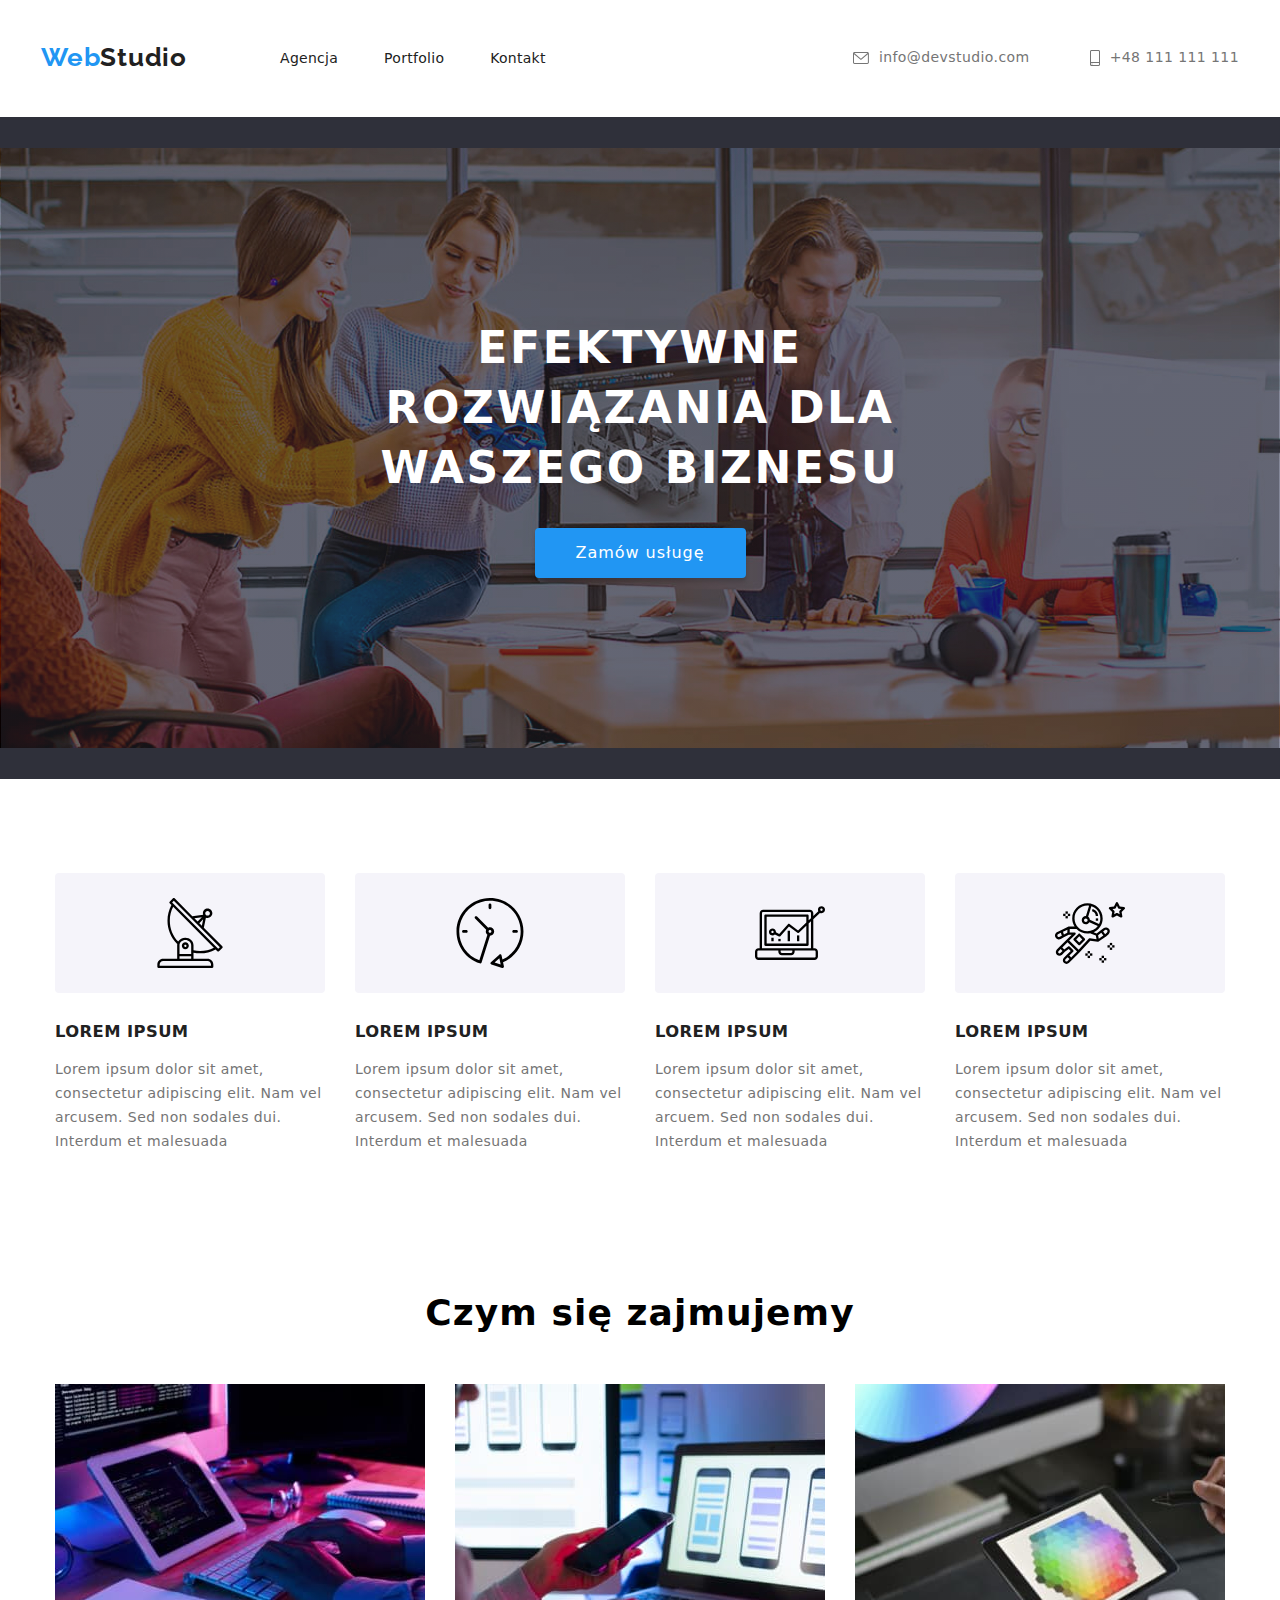
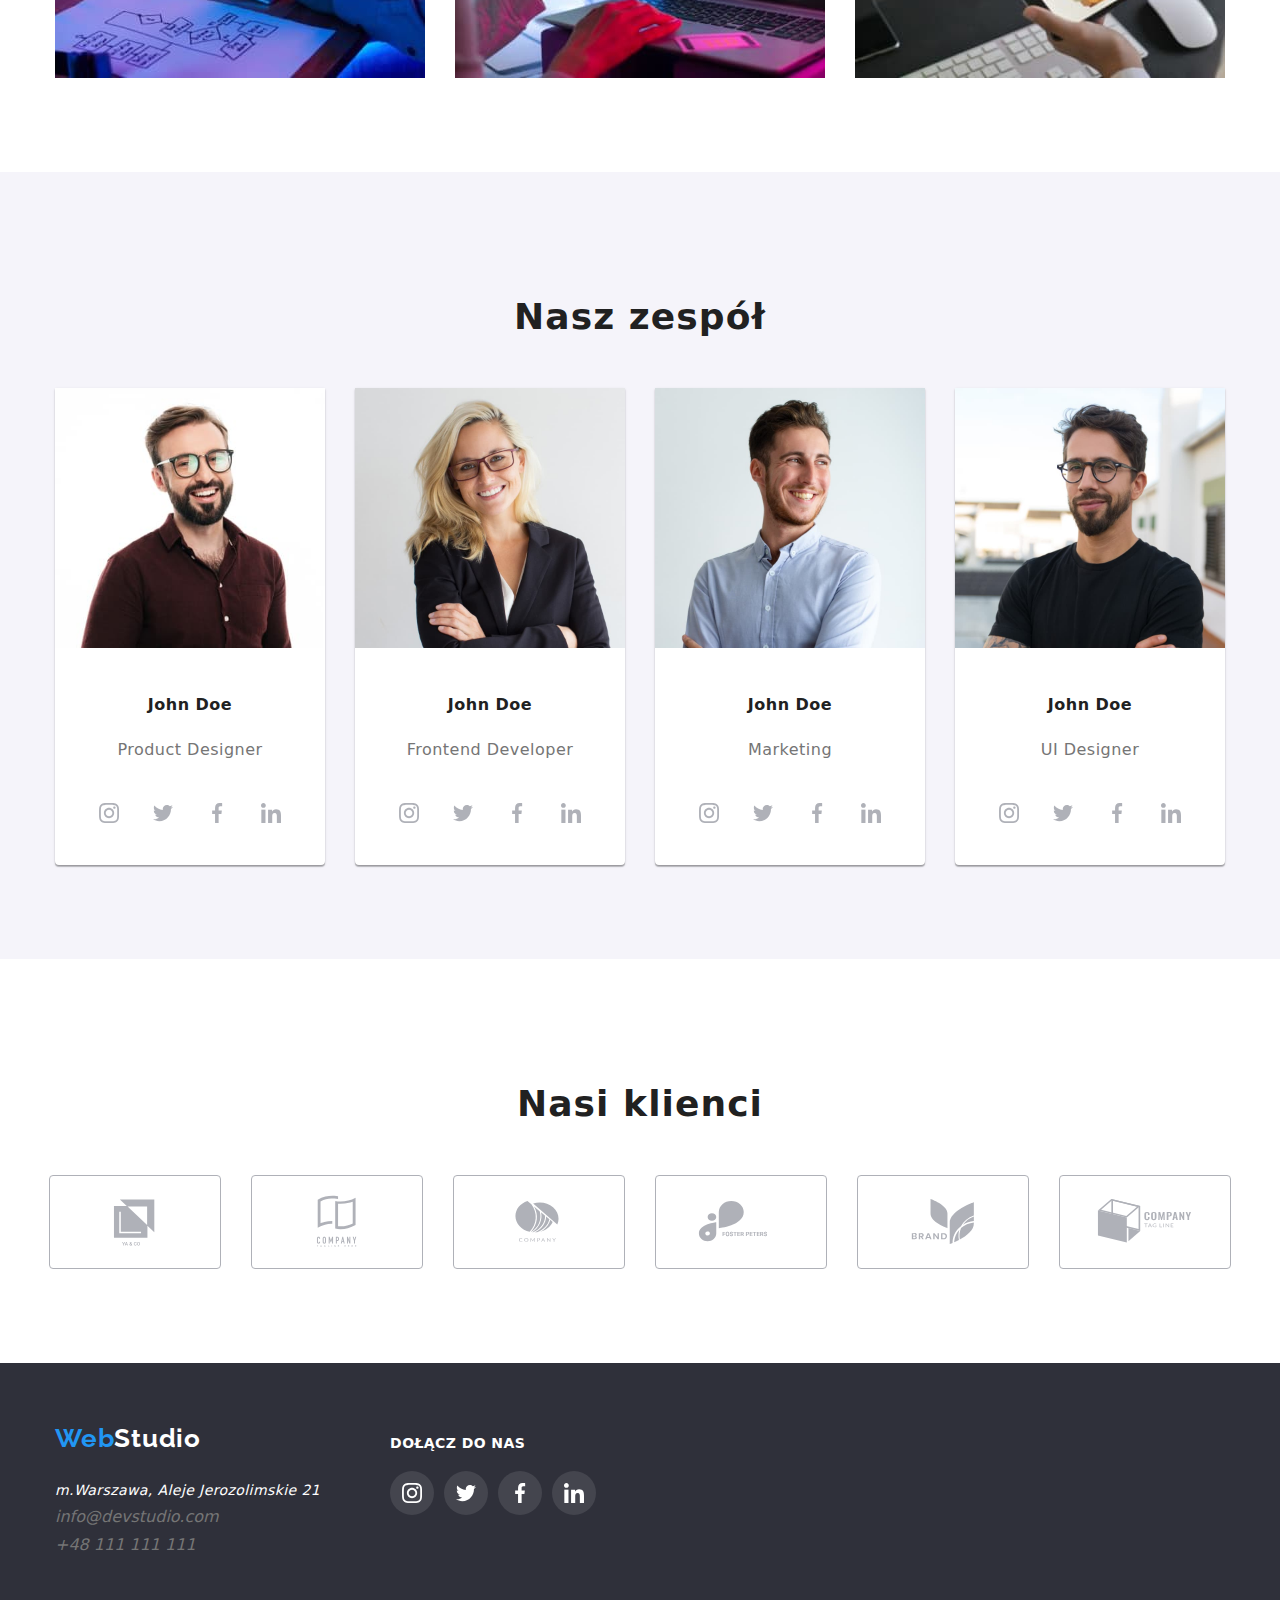
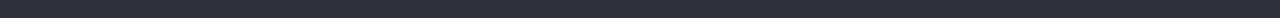
<file: index.html>
<!DOCTYPE html>
<html lang="PL">
  <head>
    <meta charset="UTF-8" />
    <meta http-equiv="X-UA-Compatible" content="IE=edge" />
    <meta name="viewport" content="width=device-width, initial-scale=1.0" />
    <title>Projekt Katsiaryna Klunduk</title>
    <link rel="preconnect" href="https://fonts.googleapis.com" />
    <link rel="preconnect" href="https://fonts.gstatic.com" crossorigin />
    <link
      href="https://fonts.googleapis.com/css2?family=Raleway:wght@700&family=Roboto:wght@400;500;700;900&display=swap"
      rel="stylesheet"
    />
    <link rel="stylesheet" href="CSS/style.css" />
    <link
      rel="stylesheet"
      href="https://cdnjs.cloudflare.com/ajax/libs/modern-normalize/1.1.0/modern-normalize.min.css"
      integrity="sha512-wpPYUAdjBVSE4KJnH1VR1HeZfpl1ub8YT/NKx4PuQ5NmX2tKuGu6U/JRp5y+Y8XG2tV+wKQpNHVUX03MfMFn9Q=="
      crossorigin="anonymous"
      referrerpolicy="no-referrer"
    />
    <link rel="stylesheet" href="CSS/modern-normalize.min.css" />
  </head>
  <body>
    <header>
      <div class="container menu">
        <div class="menu-first">
          <h2>
            <a class="logo" href="index.html"
              ><span class="logo-web">Web</span>Studio</a
            >
          </h2>
          <nav>
            <ul class="menu-list">
              <li><a class="link" href="index.html">Agencja</a></li>
              <li><a class="link" href="portfolio.html">Portfolio</a></li>
              <li><a class="link" href="#">Kontakt</a></li>
            </ul>
          </nav>
        </div>
        <div>
          <ul class="list menu-adress">
            <li class="adress">
              <a class="adress-mail" href="mailto:info@devstudio.com"
                ><svg class="adress-icon" width="16" height="12">
                  <use href="./images/icons.svg#icon-envelope"></use>
                </svg>
                info@devstudio.com</a
              >
            </li>
            <li class="adress">
              <a class="adress-number" href="tel:+48111111111"
                ><svg class="adress-icon" width="10" height="16">
                  <use href="./images/icons.svg#icon-smartphone"></use>
                </svg>
                +48 111 111 111</a
              >
            </li>
          </ul>
        </div>
      </div>
    </header>
    <main>
      <section class="title">
        <div class="container">
          <h1 class="title-text">Efektywne rozwiązania dla waszego biznesu</h1>
          <button type="button" class="title-button">Zamów usługę</button>
        </div>
      </section>
      <section>
        <div class="container">
          <ul class="list advantages">
            <li>
              <div class="advantages-icon">
                <svg width="70" height="70">
                  <use href="./images/icons.svg#icon-antenna-1"></use>
                </svg>
              </div>
              <h3 class="advantages-title">LOREM IPSUM</h3>
              <p class="advantages-text">
                Lorem ipsum dolor sit amet, consectetur adipiscing elit. Nam vel
                arcusem. Sed non sodales dui. Interdum et malesuada
              </p>
            </li>
            <li>
              <div class="advantages-icon">
                <svg width="70" height="70">
                  <use href="./images/icons.svg#icon-clock-1"></use>
                </svg>
              </div>
              <h3 class="advantages-title">LOREM IPSUM</h3>
              <p class="advantages-text">
                Lorem ipsum dolor sit amet, consectetur adipiscing elit. Nam vel
                arcusem. Sed non sodales dui. Interdum et malesuada
              </p>
            </li>
            <li>
              <div class="advantages-icon">
                <svg width="70" height="70">
                  <use href="./images/icons.svg#icon-diagram-1"></use>
                </svg>
              </div>
              <h3 class="advantages-title">LOREM IPSUM</h3>
              <p class="advantages-text">
                Lorem ipsum dolor sit amet, consectetur adipiscing elit. Nam vel
                arcuem. Sed non sodales dui. Interdum et malesuada
              </p>
            </li>
            <li>
              <div class="advantages-icon">
                <svg width="70" height="70">
                  <use href="./images/icons.svg#icon-astronaut-1"></use>
                </svg>
              </div>
              <h3 class="advantages-title">LOREM IPSUM</h3>
              <p class="advantages-text">
                Lorem ipsum dolor sit amet, consectetur adipiscing elit. Nam vel
                arcusem. Sed non sodales dui. Interdum et malesuada
              </p>
            </li>
          </ul>
        </div>
      </section>
      <section class="direction">
        <div class="container">
          <h2 class="direction-title">Czym się zajmujemy</h2>
          <ul class="list">
            <li class="direction-images">
              <img
                src="images/img.1.jpg"
                alt="komputer"
                width="370"
                height="294"
              />
            </li>
            <li class="direction-images">
              <img
                src="images/img.2.jpg"
                alt="telefon"
                width="370"
                height="294"
              />
            </li>
            <li class="direction-images">
              <img
                src="images/img.3.jpg"
                alt="tablet"
                width="370"
                height="294"
              />
            </li>
          </ul>
        </div>
      </section>
      <div>
        <section class="team">
          <div class="container">
            <h2 class="team-title">Nasz zespół</h2>
            <ul class="list">
              <li class="team-profile">
                <img
                  class="team-image"
                  src="images/img1.1.jpg"
                  alt="John Doe"
                  width="270"
                  height="260"
                />
                <h2 class="team-name">John Doe</h2>
                <p class="team-job">Product Designer</p>
                <div class="team-social-media">
                  <a class="team-social-media-link" href="#"
                    ><svg class="social-media-icon" width="44" height="44">
                      <use
                        href="./images/icons.svg#icon-instagram-2"
                        width="20"
                        height="20"
                        x="12"
                        y="12"
                      ></use>
                    </svg>
                  </a>
                  <a class="team-social-media-link" href="#"
                    ><svg class="social-media-icon" width="44" height="44">
                      <use
                        href="./images/icons.svg#icon-twitter-1"
                        width="20"
                        height="20"
                        x="12"
                        y="12"
                      ></use>
                    </svg>
                  </a>
                  <a class="team-social-media-link" href="#"
                    ><svg class="social-media-icon" width="44" height="44">
                      <use
                        href="./images/icons.svg#icon-facebook-1"
                        width="20"
                        height="20"
                        x="12"
                        y="12"
                      ></use>
                    </svg>
                  </a>
                  <a class="team-social-media-link" href="#"
                    ><svg class="social-media-icon" width="44" height="44">
                      <use
                        href="./images/icons.svg#icon-linkedin-1"
                        width="20"
                        height="20"
                        x="12"
                        y="12"
                      ></use>
                    </svg>
                  </a>
                </div>
              </li>
              <li class="team-profile">
                <img
                  class="team-image"
                  src="images/img1.2.jpg"
                  alt="John Doe"
                  width="270"
                  height="260"
                />
                <h2 class="team-name">John Doe</h2>
                <p class="team-job">Frontend Developer</p>
                <div class="team-social-media">
                  <a class="team-social-media-link" href="#"
                    ><svg class="social-media-icon" width="44" height="44">
                      <use
                        href="./images/icons.svg#icon-instagram-2"
                        width="20"
                        height="20"
                        x="12"
                        y="12"
                      ></use>
                    </svg>
                  </a>
                  <a class="team-social-media-link" href="#"
                    ><svg class="social-media-icon" width="44" height="44">
                      <use
                        href="./images/icons.svg#icon-twitter-1"
                        width="20"
                        height="20"
                        x="12"
                        y="12"
                      ></use>
                    </svg>
                  </a>
                  <a class="team-social-media-link" href="#"
                    ><svg class="social-media-icon" width="44" height="44">
                      <use
                        href="./images/icons.svg#icon-facebook-1"
                        width="20"
                        height="20"
                        x="12"
                        y="12"
                      ></use>
                    </svg>
                  </a>
                  <a class="team-social-media-link" href="#"
                    ><svg class="social-media-icon" width="44" height="44">
                      <use
                        href="./images/icons.svg#icon-linkedin-1"
                        width="20"
                        height="20"
                        x="12"
                        y="12"
                      ></use>
                    </svg>
                  </a>
                </div>
              </li>
              <li class="team-profile">
                <img
                  class="team-image"
                  src="images/img1.3.jpg"
                  alt="John Doe"
                  width="270"
                  height="260"
                />
                <h2 class="team-name">John Doe</h2>
                <p class="team-job">Marketing</p>
                <div class="team-social-media">
                  <a class="team-social-media-link" href="#"
                    ><svg class="social-media-icon" width="44" height="44">
                      <use
                        href="./images/icons.svg#icon-instagram-2"
                        width="20"
                        height="20"
                        x="12"
                        y="12"
                      ></use>
                    </svg>
                  </a>
                  <a class="team-social-media-link" href="#"
                    ><svg class="social-media-icon" width="44" height="44">
                      <use
                        href="./images/icons.svg#icon-twitter-1"
                        width="20"
                        height="20"
                        x="12"
                        y="12"
                      ></use>
                    </svg>
                  </a>
                  <a class="team-social-media-link" href="#"
                    ><svg class="social-media-icon" width="44" height="44">
                      <use
                        href="./images/icons.svg#icon-facebook-1"
                        width="20"
                        height="20"
                        x="12"
                        y="12"
                      ></use>
                    </svg>
                  </a>
                  <a class="team-social-media-link" href="#"
                    ><svg class="social-media-icon" width="44" height="44">
                      <use
                        href="./images/icons.svg#icon-linkedin-1"
                        width="20"
                        height="20"
                        x="12"
                        y="12"
                      ></use>
                    </svg>
                  </a>
                </div>
              </li>
              <li class="team-profile">
                <img
                  class="team-image"
                  src="images/img1.4.jpg"
                  alt="John Doe"
                  width="270"
                  height="260"
                />
                <h2 class="team-name">John Doe</h2>
                <p class="team-job">UI Designer</p>
                <div class="team-social-media">
                  <a class="team-social-media-link" href="#"
                    ><svg class="social-media-icon" width="44" height="44">
                      <use
                        href="./images/icons.svg#icon-instagram-2"
                        width="20"
                        height="20"
                        x="12"
                        y="12"
                      ></use>
                    </svg>
                  </a>
                  <a class="team-social-media-link" href="#"
                    ><svg class="social-media-icon" width="44" height="44">
                      <use
                        href="./images/icons.svg#icon-twitter-1"
                        width="20"
                        height="20"
                        x="12"
                        y="12"
                      ></use>
                    </svg>
                  </a>
                  <a class="team-social-media-link" href="#"
                    ><svg class="social-media-icon" width="44" height="44">
                      <use
                        href="./images/icons.svg#icon-facebook-1"
                        width="20"
                        height="20"
                        x="12"
                        y="12"
                      ></use>
                    </svg>
                  </a>
                  <a class="team-social-media-link" href="#"
                    ><svg class="social-media-icon" width="44" height="44">
                      <use
                        href="./images/icons.svg#icon-linkedin-1"
                        width="20"
                        height="20"
                        x="12"
                        y="12"
                      ></use>
                    </svg>
                  </a>
                </div>
              </li>
            </ul>
          </div>
        </section>
      </div>
        <section class="customer-section container">
            <h2 class="customer-title">Nasi klienci</h2>
            <ul class="customer-list">
              <li class="customer-logo">
                <svg class="customer-logo-icon" width="106" height="60.04">
                  <use href="./images/icons.svg#icon-logo1"></use>
                </svg>
              </li>
              <li class="customer-logo">
                <svg class="customer-logo-icon" width="106" height="60.04">
                    <use href="./images/icons.svg#icon-logo2"></use>
                </svg>
              </li>
              <li class="customer-logo">
                <svg class="customer-logo-icon" width="106" height="60.04">
                    <use href="./images/icons.svg#icon-logo3"></use>
                </svg>
              </li>
              <li class="customer-logo">
                  <svg class="customer-logo-icon" width="106" height="60.04">
                    <use href="./images/icons.svg#icon-logo4"></use>
                  </svg>
              </li>
              <li class="customer-logo">
                <svg class="customer-logo-icon" width="106" height="60.04">
                    <use href="./images/icons.svg#icon-logo5"></use>
                    </svg>
              </li>
              <li class="customer-logo">
                <svg class="customer-logo-icon" width="106" height="60.04">
                    <use href="./images/icons.svg#icon-logo6"></use>
                </svg>
              </li>
            </ul>
          </h2>
        </section>
    </main>
    <footer class="footer-bottom">
      <div class="container footer-flex">
        <div>
            <h2 class="logo footer-logo">
              <span class="logo-web">Web</span
              ><span class="logo-studio">Studio</span>
            </h2>
          <address>
            <ul class="adress-list">
              <li>
                <a class="adress-office">m.Warszawa, Aleje Jerozolimskie 21</a>
              </li>
              <li>
                <a class="adress-mail" href="mailto:info@devstudio.com"
                  >info@devstudio.com</a
                >
              </li>
              <li>
                <a class="adress-number" href="tel:+48111111111"
                  >+48 111 111 111</a
                >
              </li>
            </ul>
          </address>
        </div>
        <div>
          <p class="footer-social-media-text">Dołącz do nas</p>
          <ul class="footer-social-media">
            <li>
              <a class="footer-social-media-link" href="#"
              ><svg class="footer-social-media-icon" width="44" height="44">
                <use
                  href="./images/icons.svg#icon-instagram-2"
                  width="20"
                  height="20"
                  x="12"
                  y="12"
                ></use>
              </svg>
            </a>
            </li>
            <li>
              <a class="footer-social-media-link" href="#"
              ><svg class="footer-social-media-icon" width="44" height="44">
                <use
                  href="./images/icons.svg#icon-twitter-1"
                  width="20"
                  height="20"
                  x="12"
                  y="12"
                ></use>
              </svg>
            </a>
            </li>
            <li>
              <a class="footer-social-media-link" href="#"
              ><svg class="footer-social-media-icon" width="44" height="44">
                <use
                  href="./images/icons.svg#icon-facebook-1"
                  width="20"
                  height="20"
                  x="12"
                  y="12"
                ></use>
              </svg>
            </a>
            </li>
            <li>
              <a class="footer-social-media-link" href="#"
              ><svg class="footer-social-media-icon" width="44" height="44">
                <use
                  href="./images/icons.svg#icon-linkedin-1"
                  width="20"
                  height="20"
                  x="12"
                  y="12"
                ></use>
              </svg>
            </a>
            </li>
          </ul>
        </div>
      </div>
    </footer>
  </body>
</html>
</file>
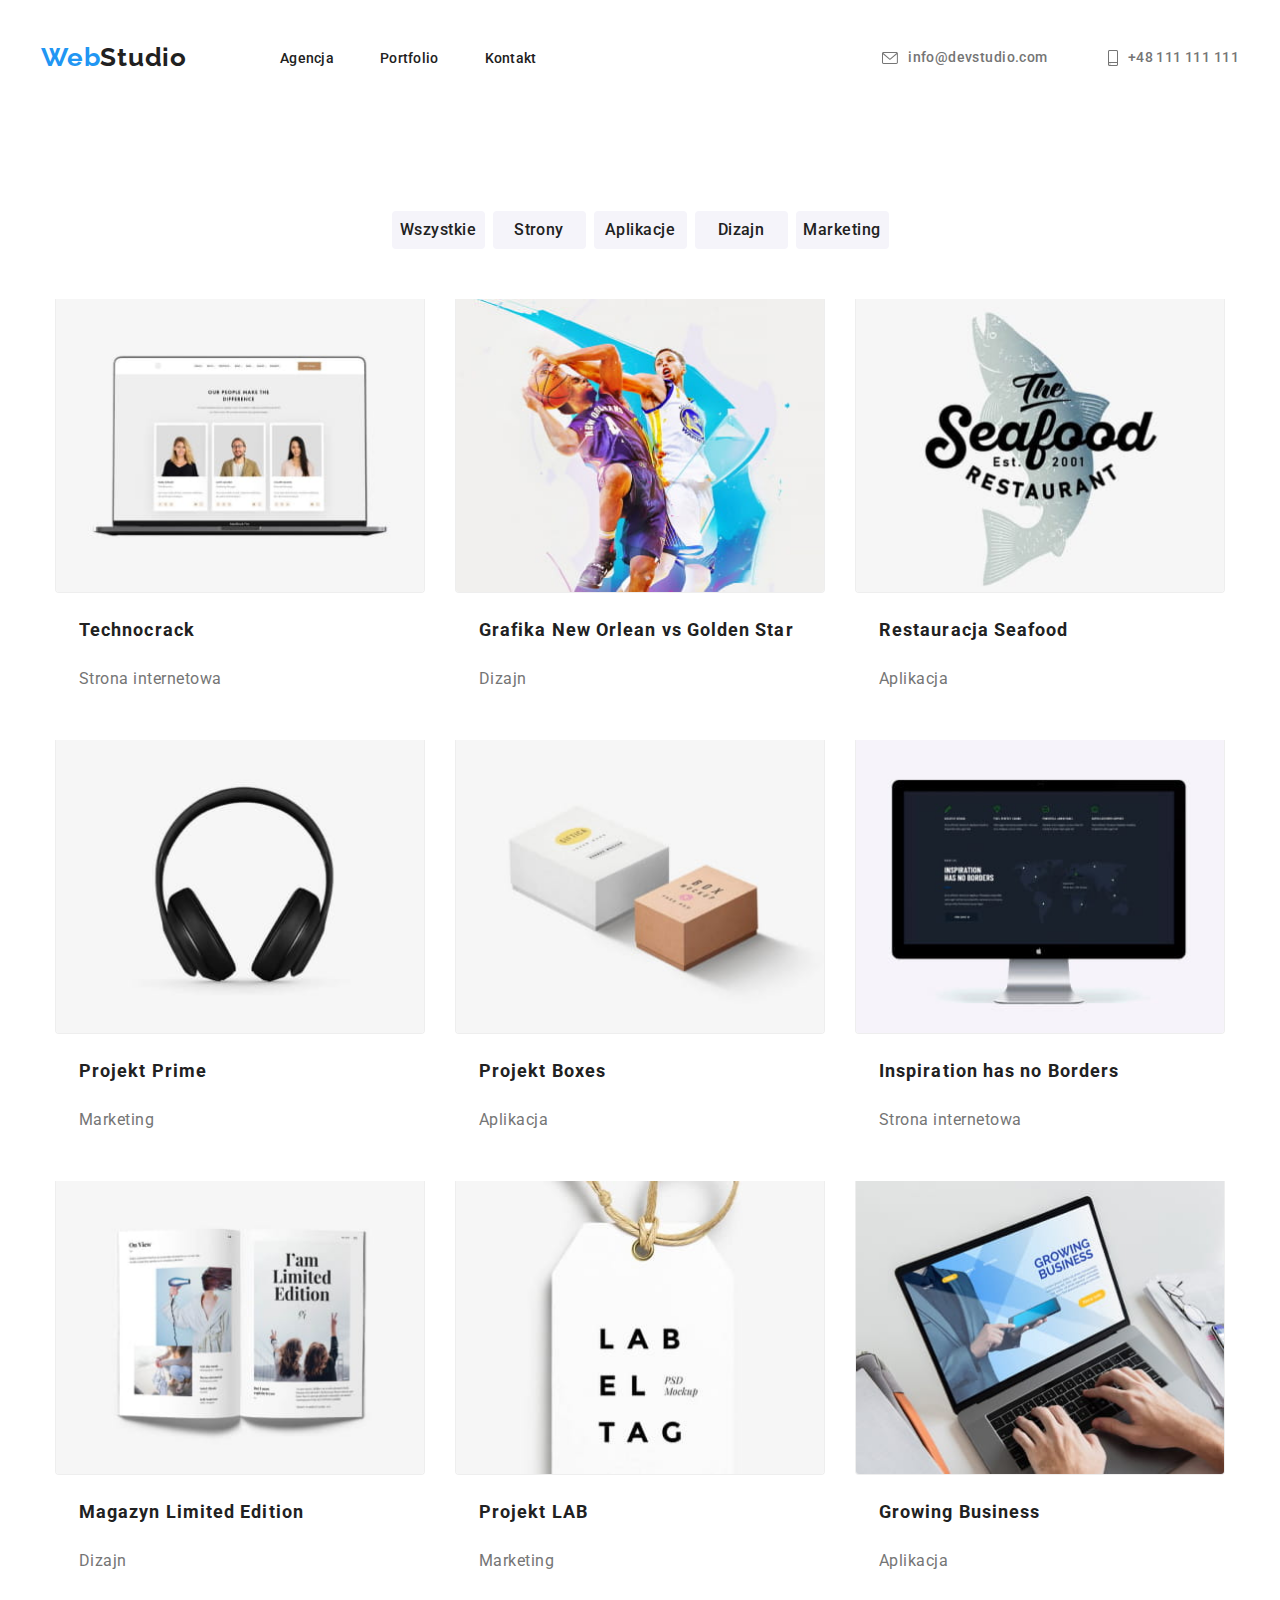
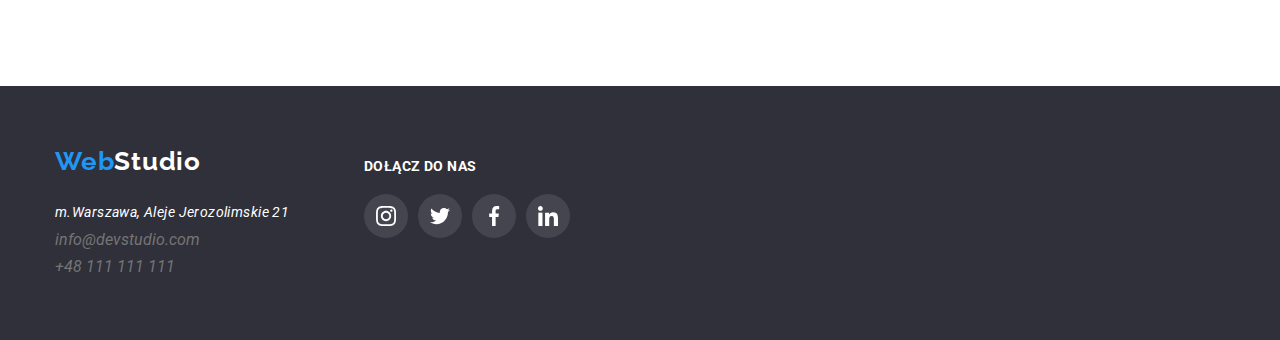
<file: portfolio.html>
<!DOCTYPE html>
<html lang="PL">
  <head>
    <meta charset="UTF-8" />
    <meta http-equiv="X-UA-Compatible" content="IE=edge" />
    <meta name="viewport" content="width=device-width, initial-scale=1.0" />
    <title>Projekt Katsiaryna Klunduk portfolio</title>
    <link rel="preconnect" href="https://fonts.googleapis.com" />
    <link rel="preconnect" href="https://fonts.gstatic.com" crossorigin />
    <link
      href="https://fonts.googleapis.com/css2?family=Raleway:wght@700&family=Roboto:wght@400;500;700;900&display=swap"
      rel="stylesheet"
    />
    <link rel="stylesheet" href="CSS/style.css" />
  </head>
  <body>
    <header>
      <div class="container menu">
        <div class="menu-first">
          <h2>
            <a class="logo" href="index.html"
              ><span class="logo-web">Web</span>Studio</a
            >
          </h2>
          <nav>
            <ul class="menu-list">
              <li><a class="link" href="index.html">Agencja</a></li>
              <li><a class="link" href="portfolio.html">Portfolio</a></li>
              <li><a class="link" href="#">Kontakt</a></li>
            </ul>
          </nav>
        </div>
        <div>
          <ul class="list menu-adress">
            <li class="adress">
              <a class="adress-mail" href="mailto:info@devstudio.com"
                ><svg class="adress-icon" width="16" height="12">
                  <use href="./images/icons.svg#icon-envelope"></use>
                </svg>
                info@devstudio.com</a
              >
            </li>
            <li class="adress">
              <a class="adress-number" href="tel:+48111111111"
                ><svg class="adress-icon" width="10" height="16">
                  <use href="./images/icons.svg#icon-smartphone"></use>
                </svg>
                +48 111 111 111</a
              >
            </li>
          </ul>
        </div>
      </div>
    </header>
    <main>
      <section class="portfolio">
        <div class="container">
          <ul class="navigation-list">
            <li>
              <button type="button" class="button-navigation">Wszystkie</button>
            </li>
            <li>
              <button type="button" class="button-navigation">Strony</button>
            </li>
            <li>
              <button type="button" class="button-navigation">Aplikacje</button>
            </li>
            <li>
              <button type="button" class="button-navigation">Dizajn</button>
            </li>
            <li>
              <button type="button" class="button-navigation">Marketing</button>
            </li>
          </ul>
          <ul class="list portfolio-box">
            <li class="portfolio-box-item">
              <img
                class="portfolio-images"
                src="images/img.p.1.jpg"
                alt="Technocrack"
                width="370"
                height="294"
              />
              <h2 class="portfolio-project">Technocrack</h2>
              <p class="portfolio-project-title">Strona internetowa</p>
            </li>
            <li class="portfolio-box-item">
              <img
                class="portfolio-images"
                src="images/img.p.2.jpg"
                alt="Basketball"
                width="370"
                height="294"
              />
              <h2 class="portfolio-project">
                Grafika New Orlean vs Golden Star
              </h2>
              <p class="portfolio-project-title">Dizajn</p>
            </li>
            <li class="portfolio-box-item">
              <img
                class="portfolio-images"
                src="images/img.p.3.jpg"
                alt="Restaurant"
                width="370"
                height="294"
              />
              <h2 class="portfolio-project">Restauracja Seafood</h2>
              <p class="portfolio-project-title">Aplikacja</p>
            </li>
            <li class="portfolio-box-item">
              <img
                class="portfolio-images"
                src="images/img.p.4.jpg"
                alt="Headphones"
                width="370"
                height="294"
              />
              <h2 class="portfolio-project">Projekt Prime</h2>
              <p class="portfolio-project-title">Marketing</p>
            </li>
            <li class="portfolio-box-item">
              <img
                class="portfolio-images"
                src="images/img.p.5.jpg"
                alt="Box"
                width="370"
                height="294"
              />
              <h2 class="portfolio-project">Projekt Boxes</h2>
              <p class="portfolio-project-title">Aplikacja</p>
            </li>
            <li class="portfolio-box-item">
              <img
                class="portfolio-images"
                src="images/img.p.6.jpg"
                alt="Komputer"
                width="370"
                height="294"
              />
              <h2 class="portfolio-project">Inspiration has no Borders</h2>
              <p class="portfolio-project-title">Strona internetowa</p>
            </li>
            <li class="portfolio-box-item">
              <img
                class="portfolio-images"
                src="images/img.p.7.jpg"
                alt="Magazine"
                width="370"
                height="294"
              />
              <h2 class="portfolio-project">Magazyn Limited Edition</h2>
              <p class="portfolio-project-title">Dizajn</p>
            </li>
            <li class="portfolio-box-item">
              <img
                class="portfolio-images"
                src="images/img.p.8.jpg"
                alt="Tag"
                width="370"
                height="294"
              />
              <h2 class="portfolio-project">Projekt LAB</h2>
              <p class="portfolio-project-title">Marketing</p>
            </li>
            <li class="portfolio-box-item">
              <img
                class="portfolio-images"
                src="images/img.p.9.jpg"
                alt="Laptop"
                width="370"
                height="294"
              />
              <h2 class="portfolio-project">Growing Business</h2>
              <p class="portfolio-project-title">Aplikacja</p>
            </li>
          </ul>
        </div>
      </section>
    </main>
    <footer class="footer-bottom">
      <div class="container footer-flex">
        <div>
          <h2 class="logo footer-logo">
            <span class="logo-web">Web</span
            ><span class="logo-studio">Studio</span>
          </h2>
          <address>
            <ul class="adress-list">
              <li class="adress-list-item">
                <a class="adress-office">m.Warszawa, Aleje Jerozolimskie 21</a>
              </li>
              <li>
                <a class="adress-mail" href="mailto:info@devstudio.com"
                  >info@devstudio.com</a
                >
              </li>
              <li>
                <a class="adress-number" href="tel:+48111111111"
                  >+48 111 111 111</a
                >
              </li>
            </ul>
          </address>
        </div>
        <div>
          <p class="footer-social-media-text">Dołącz do nas</p>
          <ul class="footer-social-media">
            <li>
              <a class="footer-social-media-link" href="#"
                ><svg class="footer-social-media-icon" width="44" height="44">
                  <use
                    href="./images/icons.svg#icon-instagram-2"
                    width="20"
                    height="20"
                    x="12"
                    y="12"
                  ></use>
                </svg>
              </a>
            </li>
            <li>
              <a class="footer-social-media-link" href="#"
                ><svg class="footer-social-media-icon" width="44" height="44">
                  <use
                    href="./images/icons.svg#icon-twitter-1"
                    width="20"
                    height="20"
                    x="12"
                    y="12"
                  ></use>
                </svg>
              </a>
            </li>
            <li>
              <a class="footer-social-media-link" href="#"
                ><svg class="footer-social-media-icon" width="44" height="44">
                  <use
                    href="./images/icons.svg#icon-facebook-1"
                    width="20"
                    height="20"
                    x="12"
                    y="12"
                  ></use>
                </svg>
              </a>
            </li>
            <li>
              <a class="footer-social-media-link" href="#"
                ><svg class="footer-social-media-icon" width="44" height="44">
                  <use
                    href="./images/icons.svg#icon-linkedin-1"
                    width="20"
                    height="20"
                    x="12"
                    y="12"
                  ></use>
                </svg>
              </a>
            </li>
          </ul>
        </div>
      </div>
    </footer>
  </body>
</html>
</file>
<file: CSS/style.css>
body {
  font-family: "Roboto", sans-serif;
  color: var(--text-color);
  background-color: var(--white-color);
  margin: 0;
  display: block;
}
section {
  display: block;
}
h1,
ul,
li,
svg,
a {
  margin: 0;
  padding: 0;
  border: 0;
}
svg:not(:root) {
  overflow: hidden;
}
:root {
  --brand-color-gray: #757575;
  --brand-color-dark-gray: #2f303a;
  --brand-color-blue: #2196f3;
  --brand-color-beige: #e5e5e5;
  --brand-color-white: #ffffff;
  --brand-color-black: #212121;
  --brand-color-light-gray: #f5f4fa;
  --brand-color-half-light-gray: #afb1b8;
  --brand-color-second-dark-gray: rgba(255, 255, 255, 0.1);
}
*,
*::before,
*::after {
  box-sizing: border-box;
}
.container {
  max-width: 1200px;
  padding: 0 15px;
  margin: 0 auto;
}
.menu {
  display: flex;
  align-items: center;
  flex-direction: row;
  flex-wrap: wrap;
  justify-content: space-between;
  font-size: 14px;
  line-height: 1.142;
  letter-spacing: 0.02em;
  border: 1px solid transparent;
  padding: 24px 0 25px;
}
.menu-first {
  display: flex;
  align-items: center;
  text-align: left;
}
.logo {
  font-family: "Raleway", sans-serif;
  font-size: 26px;
  line-height: 1.1923;
  letter-spacing: 0.03em;
  text-decoration: none;
  color: var(--brand-color-black);
  margin-right: 93px;
  text-align: left;
}
.logo-web {
  color: var(--brand-color-blue);
  text-decoration: none;
}
.logo-studio {
  color: var(--brand-color-white);
  text-decoration: none;
}
.list {
  list-style-type: none;
  display: flex;
  margin: 0 auto;
  padding: 0;
  gap: 30px;
}
.menu-list {
  list-style-type: none;
  display: flex;
  margin: 0;
  padding: 0;
  gap: 46px;
  font-weight: 500;
}
.link {
  color: var(--brand-color-black);
  text-decoration: none;
  cursor: pointer;
}
.link:hover,
.link:focus {
  color: var(--brand-color-blue);
}
.menu-adress {
  display: flex;
  justify-content: space-between;
}
.adress {
  display: flex;
  justify-content: space-between;
  font-size: 14px;
  line-height: 1.714;
  letter-spacing: 0.03em;
  color: var(--brand-color-gray);
  text-align: left;
  fill: currentColor;
  font-weight: 500;
}
.adress-mail {
  display: flex;
  text-decoration: none;
  cursor: pointer;
  margin-right: 30px;
  color: var(--brand-color-gray);
  align-items: center;
}
.adress-mail:hover,
.adress-mail:focus {
  color: var(--brand-color-blue);
}
.adress-number {
  display: flex;
  text-decoration: none;
  cursor: pointer;
  color: var(--brand-color-gray);
  align-items: center;
  text-align: left;
}
.adress-number:hover,
.adress-number:focus {
  color: var(--brand-color-blue);
}
.adress-icon {
  margin-right: 10px;
  align-items: center;
  justify-content: center;
}
.title {
  text-align: center;
  padding-top: 200px;
  padding-bottom: 200px;
  border: 1px solid transparent;
  background: var(--brand-color-dark-gray);
  background-image: linear-gradient(
      90deg,
      rgba(47, 48, 58, 0.4) 0%,
      rgba(47, 48, 58, 0.4) 0%
    ),
    url(../images/img.tlo.jpg);
  background-repeat: no-repeat;
  background-position: center;
}
.title-text {
  max-width: 696px;
  font-weight: 900;
  font-size: 44px;
  line-height: 1.3636;
  text-align: center;
  letter-spacing: 0.06em;
  text-transform: uppercase;
  color: var(--brand-color-white);
  margin: auto;
  letter-spacing: 0.06em;
}
.title-button {
  background: var(--brand-color-blue);
  box-shadow: 0px 4px 4px rgba(0, 0, 0, 0.15);
  border-radius: 4px;
  font-size: 16px;
  line-height: 1.875;
  align-items: center;
  text-align: center;
  letter-spacing: 0.06em;
  color: var(--brand-color-white);
  cursor: pointer;
  border-style: none;
  padding: 10px 41px;
  margin-top: 30px;
}
.advantages {
  font-size: 14px;
  letter-spacing: 0.03em;
  display: flex;
  gap: 30px;
  padding-top: 94px;
  padding-bottom: 94px;
}
.advantages-icon {
  padding: 25px 100px;
  display: flex;
  justify-content: center;
  align-items: center;
  margin-bottom: 30px;
  border-radius: 4px;
  background: var(--brand-color-light-gray);
}
.advantages-title {
  line-height: 1.14;
  text-transform: uppercase;
  color: var(--brand-color-black);
}
.advantages-text {
  line-height: 1.714;
  color: var(--brand-color-gray);
}
.direction {
  padding-bottom: 94px;
}
.direction-title {
  font-size: 36px;
  line-height: 1.167;
  letter-spacing: 0.03em;
  text-align: center;
  margin-bottom: 50px;
}
.direction-images {
  display: flex;
  mix-blend-mode: normal;
}
.team {
  padding-top: 94px;
  padding-bottom: 94px;
  background-color: var(--brand-color-light-gray);
}
.team-title {
  font-size: 36px;
  line-height: 1.17;
  letter-spacing: 0.03em;
  text-align: center;
  margin-bottom: 50px;
  color: var(--brand-color-black);
}
.team-profile {
  background-color: var(--brand-color-white);
  box-shadow: 0px 1px 3px rgba(0, 0, 0, 0.12), 0px 1px 1px rgba(0, 0, 0, 0.14),
    0px 2px 1px rgba(0, 0, 0, 0.2);
  border-radius: 0px 0px 4px 4px;
}
.team-name {
  font-size: 16px;
  line-height: 1.19;
  letter-spacing: 0.03em;
  text-align: center;
  color: var(--brand-color-black);
  padding-top: 30px;
  padding-bottom: 10px;
}
.team-job {
  font-size: 16px;
  line-height: 1.19;
  letter-spacing: 0.03em;
  text-align: center;
  color: var(--brand-color-gray);
}
.team-social-media {
  display: flex;
  gap: 10px;
  align-items: center;
  justify-content: space-evenly;
  cursor: pointer;
  padding: 16px 32px 30px;
  border-radius: 50%;
}
.social-media-icon {
  fill: var(--brand-color-half-light-gray);
  display: block;
  background: var(--brand-color-white);
}
.social-media-icon:hover,
.social-media-icon:focus {
  fill: var(--brand-color-white);
  background: var(--brand-color-blue);
  border-radius: 50%;
}
.customer-section {
  padding-top: 94px;
  padding-bottom: 94px;
}
.customer-title {
  text-align: center;
  font-weight: 700;
  font-size: 36px;
  line-height: 1.1667;
  letter-spacing: 0.03em;
  color: var(--brand-color-black);
  margin-bottom: 50px;
}
.customer-list {
  list-style-type: none;
  gap: 30px;
  display: flex;
  justify-content: center;
  align-items: center;
  cursor: pointer;
}
.customer-logo {
  border: 1px solid var(--brand-color-half-light-gray);
  border-radius: 4px;
  cursor: pointer;
  align-items: center;
  justify-content: center;
  display: flex;
  padding: 16px 32px;
}
.customer-logo-icon {
  fill: var(--brand-color-half-light-gray);
}
.customer-logo:hover,
.customer-logo:focus {
  border: 1px solid var(--brand-color-blue);
}
.customer-logo-icon:hover,
.customer-logo-icon:focus {
  fill: var(--brand-color-blue);
}
.footer-bottom {
  background: var(--brand-color-dark-gray);
  padding: 60px 0;
}
.footer-flex {
  display: flex;
  align-content: center;
  gap: 70px;
}
.footer-logo {
  padding: 0;
  margin-top: 0;
  margin-left: 0;
}
.adress-list {
  list-style-type: none;
  line-height: 1.714;
}
.adress-list-item {
  padding-left: 0;
}
.adress-office {
  font-weight: 400;
  font-size: 14px;
  line-height: 1.71;
  letter-spacing: 0.03em;
  color: var(--brand-color-white);
  margin-top: 20px;
}
.footer-social-media-text {
  font-weight: 700;
  font-size: 14px;
  line-height: 1.143;
  letter-spacing: 0.03em;
  text-transform: uppercase;
  color: var(--brand-color-white);
  margin-bottom: 20px;
  margin-top: 12px;
}
.footer-social-media {
  display: flex;
  gap: 10px;
  list-style-type: none;
}
.footer-social-media-link {
  display: flex;
  gap: 10px;
  align-items: center;
  justify-content: center;
  cursor: pointer;
  border-radius: 50%;
  background-color: var(--brand-color-second-dark-gray);
}
.footer-social-media-icon {
  fill: var(--brand-color-white);
}
.footer-social-media-icon:hover,
.footer-social-media-icon:focus {
  background: var(--brand-color-blue);
  border-radius: 50%;
}
.portfolio {
  padding: 94px 0;
  background-color: var(--brand-color-white);
}
.navigation {
  display: flex;
}
.navigation-list {
  list-style: none;
  display: flex;
  gap: 8px;
  align-items: center;
  justify-content: center;
}
.button-navigation {
  font-family: inherit;
  font-weight: 500;
  width: 93px;
  height: 38px;
  font-size: 16px;
  line-height: 1.625;
  letter-spacing: 0.03em;
  color: var(--brand-color-black);
  background-color: var(--brand-color-light-gray);
  border-radius: 4px;
  cursor: pointer;
  border-style: none;
}
.button-navigation:hover,
.button-navigation:focus {
  color: var(--brand-color-white);
  background: var(--brand-color-blue);
  box-shadow: 0px 3px 1px rgba(0, 0, 0, 0.1), 0px 1px 2px rgba(0, 0, 0, 0.08),
    0px 2px 2px rgba(0, 0, 0, 0.12);
}
.portfolio-box {
  display: flex;
  flex-wrap: wrap;
  gap: 30px;
  list-style: none;
  margin-top: 50px;
}
.portfolio-box-item:hover,
.portfolio-box-item:focus {
  box-shadow: 0px 1px 1px rgba(0, 0, 0, 0.12), 0px 4px 4px rgba(0, 0, 0, 0.06),
    1px 4px 6px rgba(0, 0, 0, 0.16);
}
.portfolio-images {
  background-color: var(--brand-color-white);
  border-radius: 0px 0px 4px 4px;
  border-bottom: 1px solid #eeeeee;
  border-left: 1px solid #eeeeee;
  border-right: 1px solid #eeeeee;
}
.portfolio-project {
  font-size: 18px;
  line-height: 2;
  letter-spacing: 0.06em;
  color: var(--brand-color-black);
  padding-left: 24px;
}
.portfolio-project-title {
  font-size: 16px;
  line-height: 1.875;
  letter-spacing: 0.03em;
  color: var(--brand-color-gray);
  padding-left: 24px;
}
</file>
